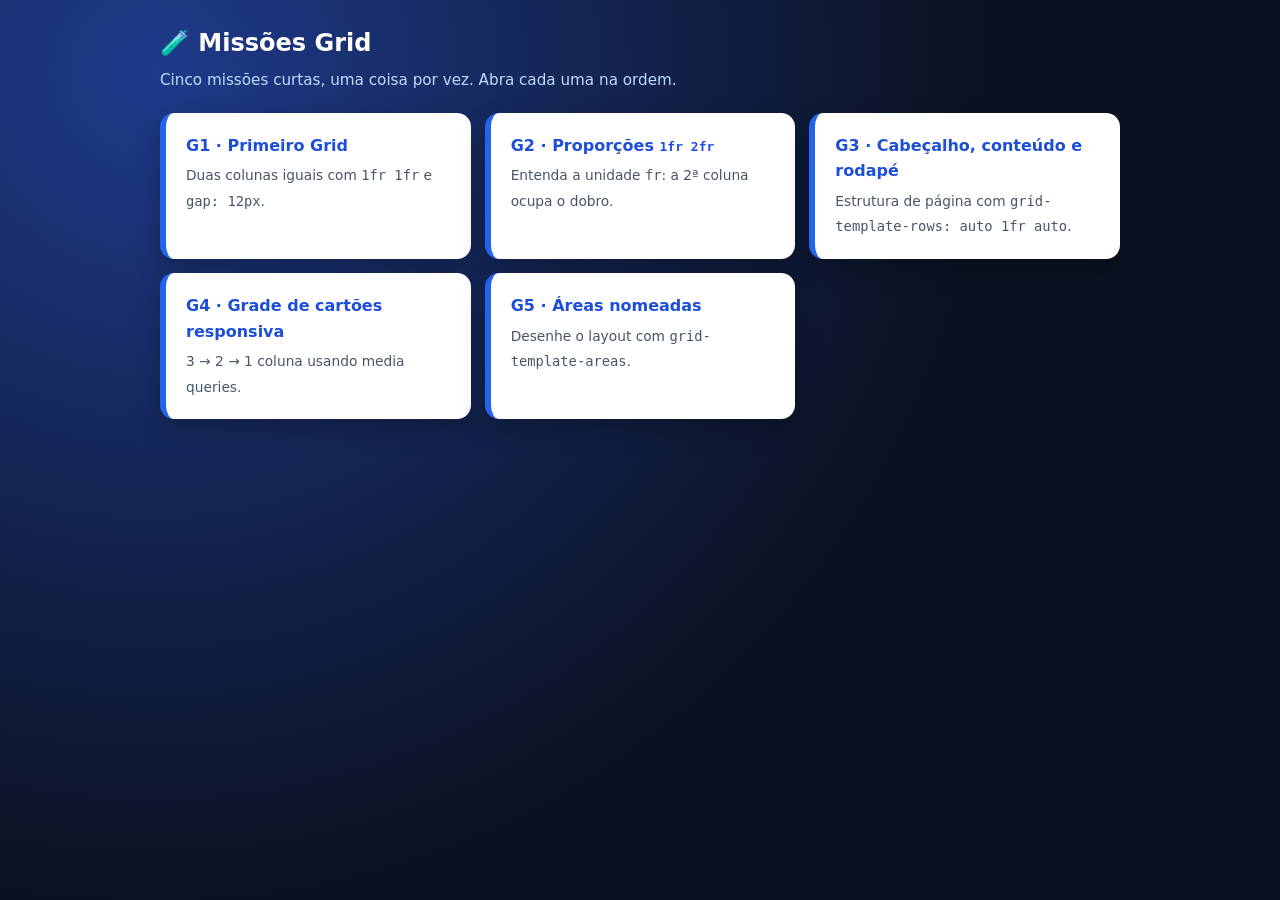
<file: missoes-grid/index.html>
<!DOCTYPE html>
<html lang="pt-BR">
<head>
  <meta charset="UTF-8">
  <meta name="viewport" content="width=device-width, initial-scale=1.0">
  <title>Missões Grid — Tema 08</title>
  <link rel="stylesheet" href="estilo.css">
  <style>
    .hub { max-width: 960px; margin: 0 auto; }
    .hub h1 { color: #fff; font-size: 1.5rem; margin-bottom: 6px; }
    .hub .sub { color: #bfdbfe; margin-bottom: 20px; font-size: .95rem; }
    .hub .lista { display: grid; grid-template-columns: repeat(auto-fit, minmax(240px, 1fr)); gap: 14px; }
    .hub .item {
      display: block;
      background: #fff;
      border-radius: 14px;
      padding: 20px;
      text-decoration: none;
      color: #0f172a;
      box-shadow: 0 10px 26px rgba(0,0,0,.24);
      border-left: 6px solid #2563eb;
      transition: transform .2s ease, box-shadow .2s ease;
    }
    .hub .item:hover { transform: translateY(-3px); box-shadow: 0 16px 32px rgba(0,0,0,.32); }
    .hub .item strong { display: block; color: #1d4ed8; margin-bottom: 4px; }
    .hub .item span { font-size: .86rem; color: #475569; }
  </style>
</head>
<body class="p-hub">
  <div class="hub">
    <h1>🧪 Missões Grid</h1>
    <p class="sub">Cinco missões curtas, uma coisa por vez. Abra cada uma na ordem.</p>

    <div class="lista">
      <a class="item" href="g1.html">
        <strong>G1 · Primeiro Grid</strong>
        <span>Duas colunas iguais com <code>1fr 1fr</code> e <code>gap: 12px</code>.</span>
      </a>
      <a class="item" href="g2.html">
        <strong>G2 · Proporções <code>1fr 2fr</code></strong>
        <span>Entenda a unidade <code>fr</code>: a 2ª coluna ocupa o dobro.</span>
      </a>
      <a class="item" href="g3.html">
        <strong>G3 · Cabeçalho, conteúdo e rodapé</strong>
        <span>Estrutura de página com <code>grid-template-rows: auto 1fr auto</code>.</span>
      </a>
      <a class="item" href="g4.html">
        <strong>G4 · Grade de cartões responsiva</strong>
        <span>3 → 2 → 1 coluna usando media queries.</span>
      </a>
      <a class="item" href="g5.html">
        <strong>G5 · Áreas nomeadas</strong>
        <span>Desenhe o layout com <code>grid-template-areas</code>.</span>
      </a>
    </div>
  </div>
</body>
</html>
</file>
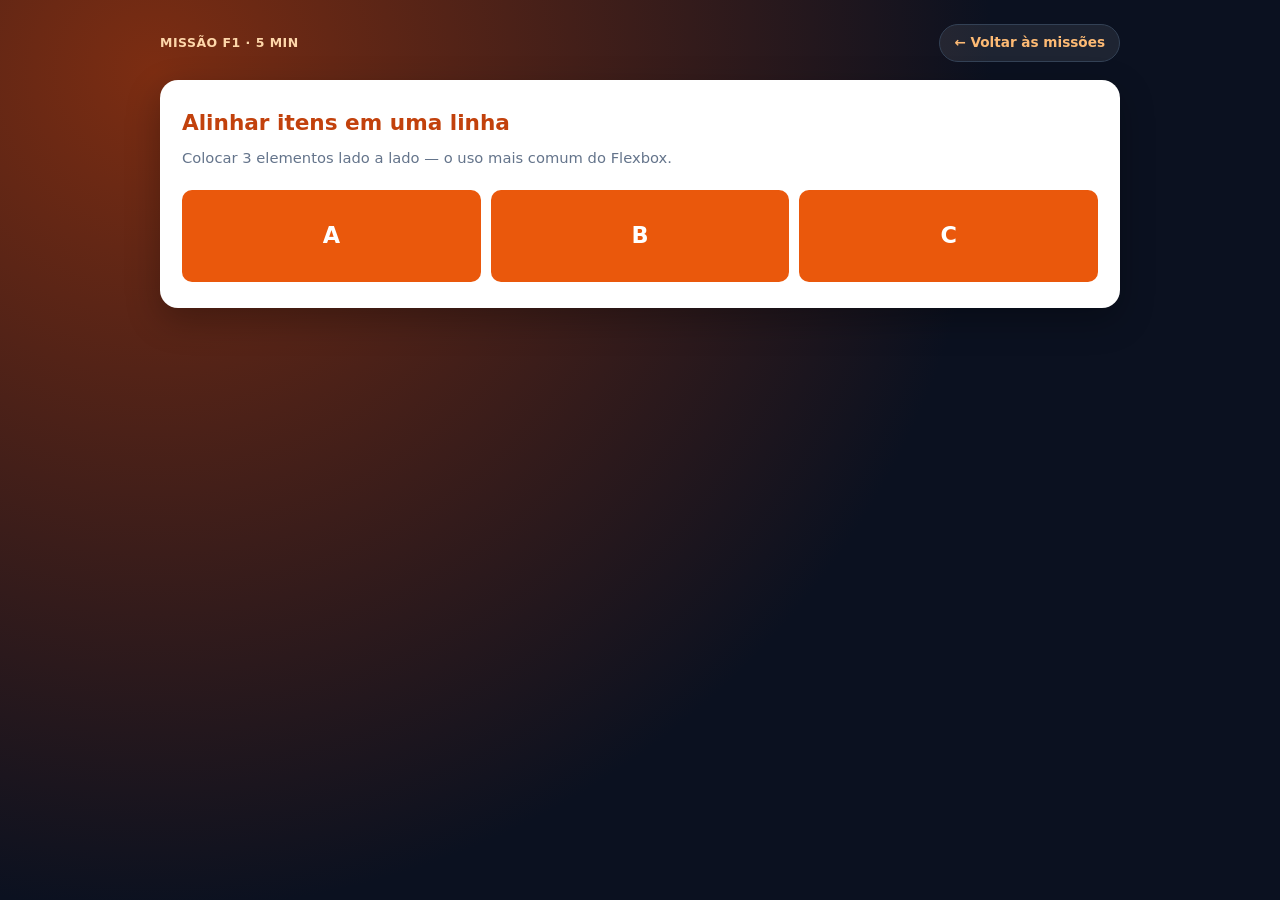
<file: missoes-flexbox/f1.html>
<!DOCTYPE html>
<html lang="pt-BR">
<head>
  <meta charset="UTF-8">
  <meta name="viewport" content="width=device-width, initial-scale=1.0">
  <title>F1 · Alinhar itens em uma linha</title>
  <link rel="stylesheet" href="estilo.css">
</head>
<body class="p-f1">
  <div class="topo-missao">
    <span class="etiqueta">Missão F1 · 5 min</span>
    <a href="index.html">← Voltar às missões</a>
  </div>

  <main class="conteudo-missao">
    <h1>Alinhar itens em uma linha</h1>
    <p class="objetivo">Colocar 3 elementos lado a lado — o uso mais comum do Flexbox.</p>

    <div class="linha">
      <div>A</div>
      <div>B</div>
      <div>C</div>
    </div>
  </main>
</body>
</html>
</file>
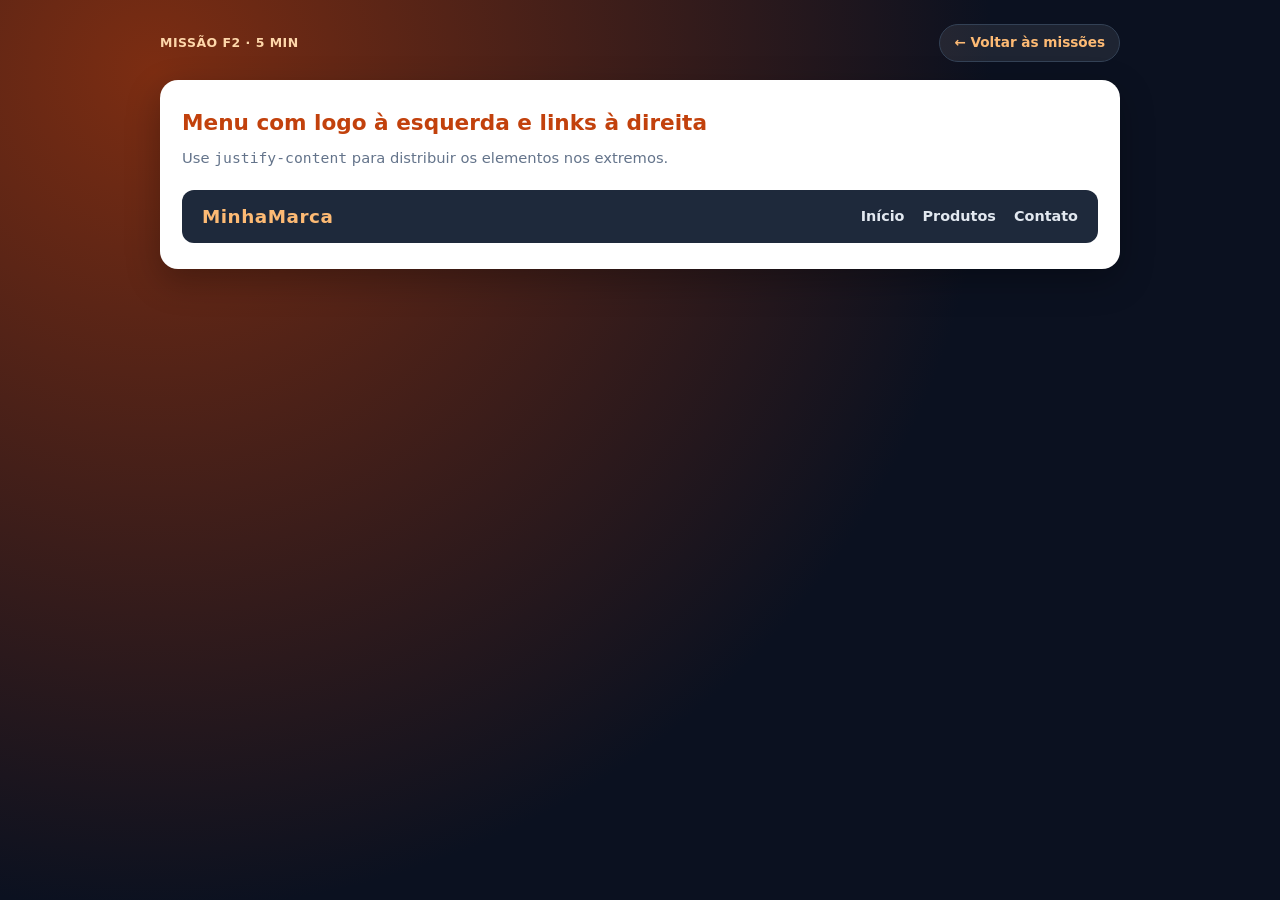
<file: missoes-flexbox/f2.html>
<!DOCTYPE html>
<html lang="pt-BR">
<head>
  <meta charset="UTF-8">
  <meta name="viewport" content="width=device-width, initial-scale=1.0">
  <title>F2 · Menu com logo à esquerda e links à direita</title>
  <link rel="stylesheet" href="estilo.css">
</head>
<body class="p-f2">
  <div class="topo-missao">
    <span class="etiqueta">Missão F2 · 5 min</span>
    <a href="index.html">← Voltar às missões</a>
  </div>

  <main class="conteudo-missao">
    <h1>Menu com logo à esquerda e links à direita</h1>
    <p class="objetivo">Use <code>justify-content</code> para distribuir os elementos nos extremos.</p>

    <header class="topo">
      <span class="logo">MinhaMarca</span>
      <nav class="links">
        <a href="#">Início</a>
        <a href="#">Produtos</a>
        <a href="#">Contato</a>
      </nav>
    </header>
  </main>
</body>
</html>
</file>
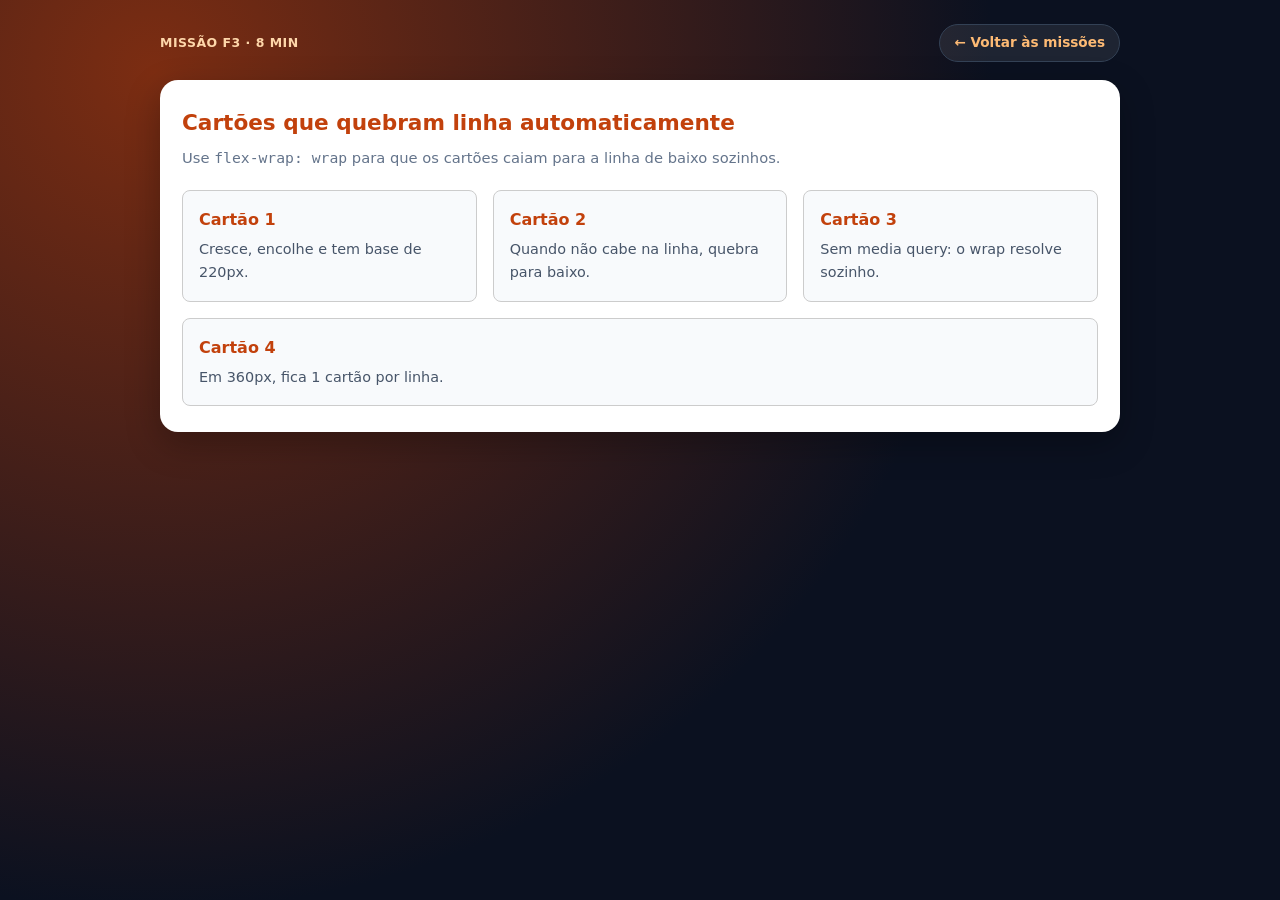
<file: missoes-flexbox/f3.html>
<!DOCTYPE html>
<html lang="pt-BR">
<head>
  <meta charset="UTF-8">
  <meta name="viewport" content="width=device-width, initial-scale=1.0">
  <title>F3 · Cartões que quebram linha automaticamente</title>
  <link rel="stylesheet" href="estilo.css">
</head>
<body class="p-f3">
  <div class="topo-missao">
    <span class="etiqueta">Missão F3 · 8 min</span>
    <a href="index.html">← Voltar às missões</a>
  </div>

  <main class="conteudo-missao">
    <h1>Cartões que quebram linha automaticamente</h1>
    <p class="objetivo">Use <code>flex-wrap: wrap</code> para que os cartões caiam para a linha de baixo sozinhos.</p>

    <div class="lista">
      <div class="cartao">
        <h2>Cartão 1</h2>
        <p>Cresce, encolhe e tem base de 220px.</p>
      </div>
      <div class="cartao">
        <h2>Cartão 2</h2>
        <p>Quando não cabe na linha, quebra para baixo.</p>
      </div>
      <div class="cartao">
        <h2>Cartão 3</h2>
        <p>Sem media query: o wrap resolve sozinho.</p>
      </div>
      <div class="cartao">
        <h2>Cartão 4</h2>
        <p>Em 360px, fica 1 cartão por linha.</p>
      </div>
    </div>
  </main>
</body>
</html>
</file>
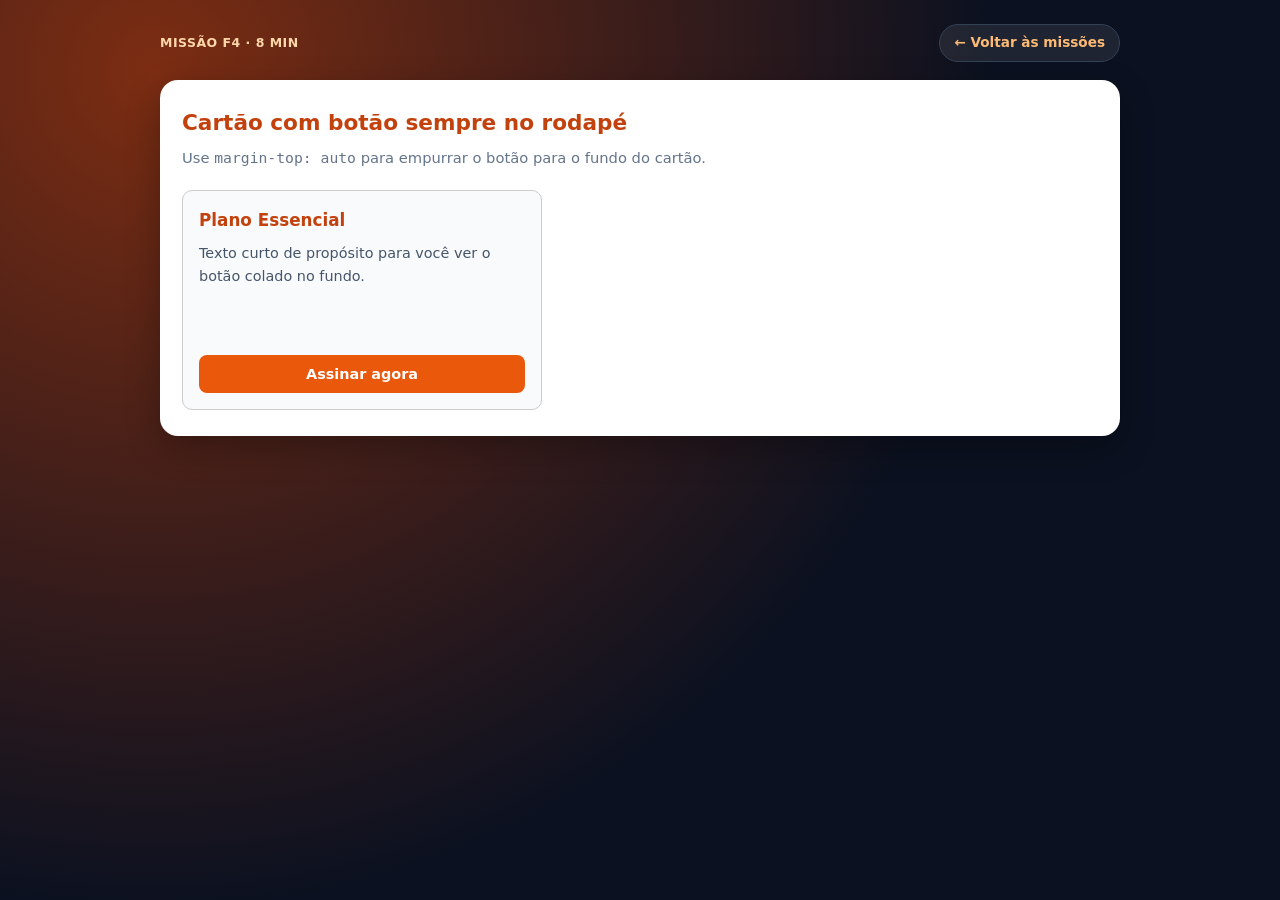
<file: missoes-flexbox/f4.html>
<!DOCTYPE html>
<html lang="pt-BR">
<head>
  <meta charset="UTF-8">
  <meta name="viewport" content="width=device-width, initial-scale=1.0">
  <title>F4 · Cartão com botão sempre no rodapé</title>
  <link rel="stylesheet" href="estilo.css">
</head>
<body class="p-f4">
  <div class="topo-missao">
    <span class="etiqueta">Missão F4 · 8 min</span>
    <a href="index.html">← Voltar às missões</a>
  </div>

  <main class="conteudo-missao">
    <h1>Cartão com botão sempre no rodapé</h1>
    <p class="objetivo">Use <code>margin-top: auto</code> para empurrar o botão para o fundo do cartão.</p>

    <div class="cartao">
      <h3>Plano Essencial</h3>
      <p>Texto curto de propósito para você ver o botão colado no fundo.</p>
      <button type="button">Assinar agora</button>
    </div>
  </main>
</body>
</html>
</file>
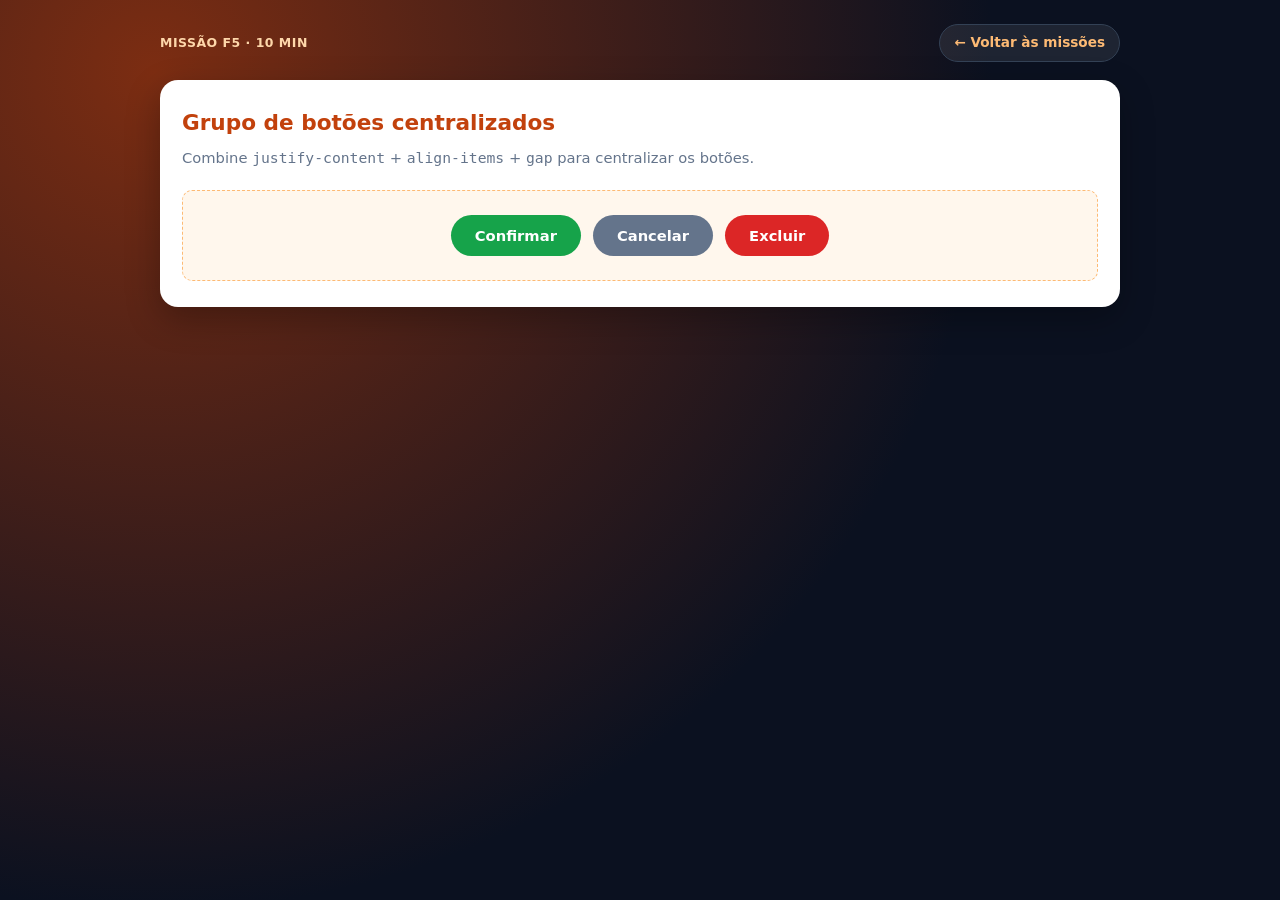
<file: missoes-flexbox/f5.html>
<!DOCTYPE html>
<html lang="pt-BR">
<head>
  <meta charset="UTF-8">
  <meta name="viewport" content="width=device-width, initial-scale=1.0">
  <title>F5 · Grupo de botões centralizados</title>
  <link rel="stylesheet" href="estilo.css">
</head>
<body class="p-f5">
  <div class="topo-missao">
    <span class="etiqueta">Missão F5 · 10 min</span>
    <a href="index.html">← Voltar às missões</a>
  </div>

  <main class="conteudo-missao">
    <h1>Grupo de botões centralizados</h1>
    <p class="objetivo">Combine <code>justify-content</code> + <code>align-items</code> + <code>gap</code> para centralizar os botões.</p>

    <div class="grupo">
      <button type="button" class="confirmar">Confirmar</button>
      <button type="button" class="cancelar">Cancelar</button>
      <button type="button" class="excluir">Excluir</button>
    </div>
  </main>
</body>
</html>
</file>
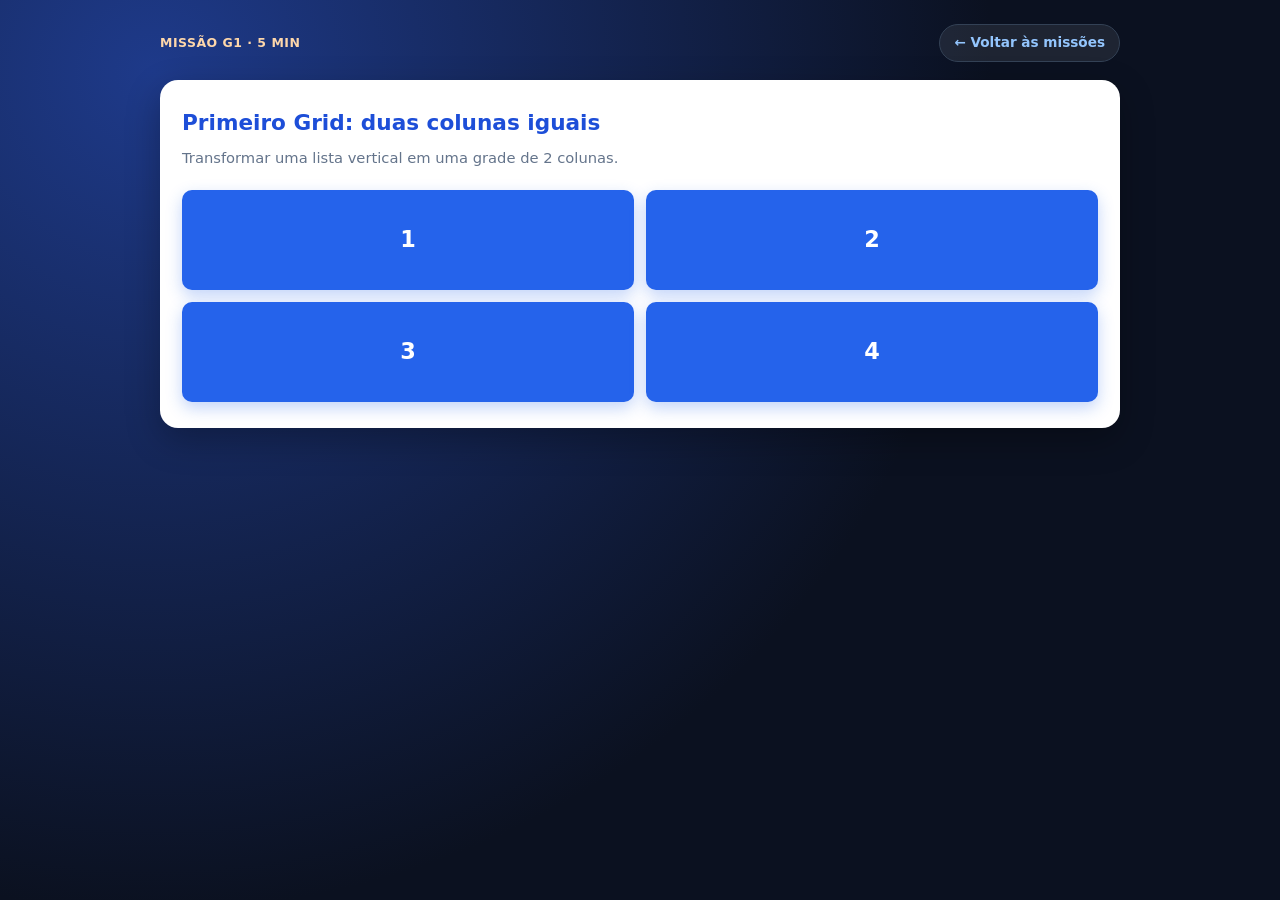
<file: missoes-grid/g1.html>
<!DOCTYPE html>
<html lang="pt-BR">
<head>
  <meta charset="UTF-8">
  <meta name="viewport" content="width=device-width, initial-scale=1.0">
  <title>G1 · Primeiro Grid — duas colunas iguais</title>
  <link rel="stylesheet" href="estilo.css">
</head>
<body class="p-g1">
  <div class="topo-missao">
    <span class="etiqueta">Missão G1 · 5 min</span>
    <a href="index.html">← Voltar às missões</a>
  </div>

  <main class="conteudo-missao">
    <h1>Primeiro Grid: duas colunas iguais</h1>
    <p class="objetivo">Transformar uma lista vertical em uma grade de 2 colunas.</p>

    <div class="grade">
      <div class="caixa">1</div>
      <div class="caixa">2</div>
      <div class="caixa">3</div>
      <div class="caixa">4</div>
    </div>
  </main>
</body>
</html>
</file>
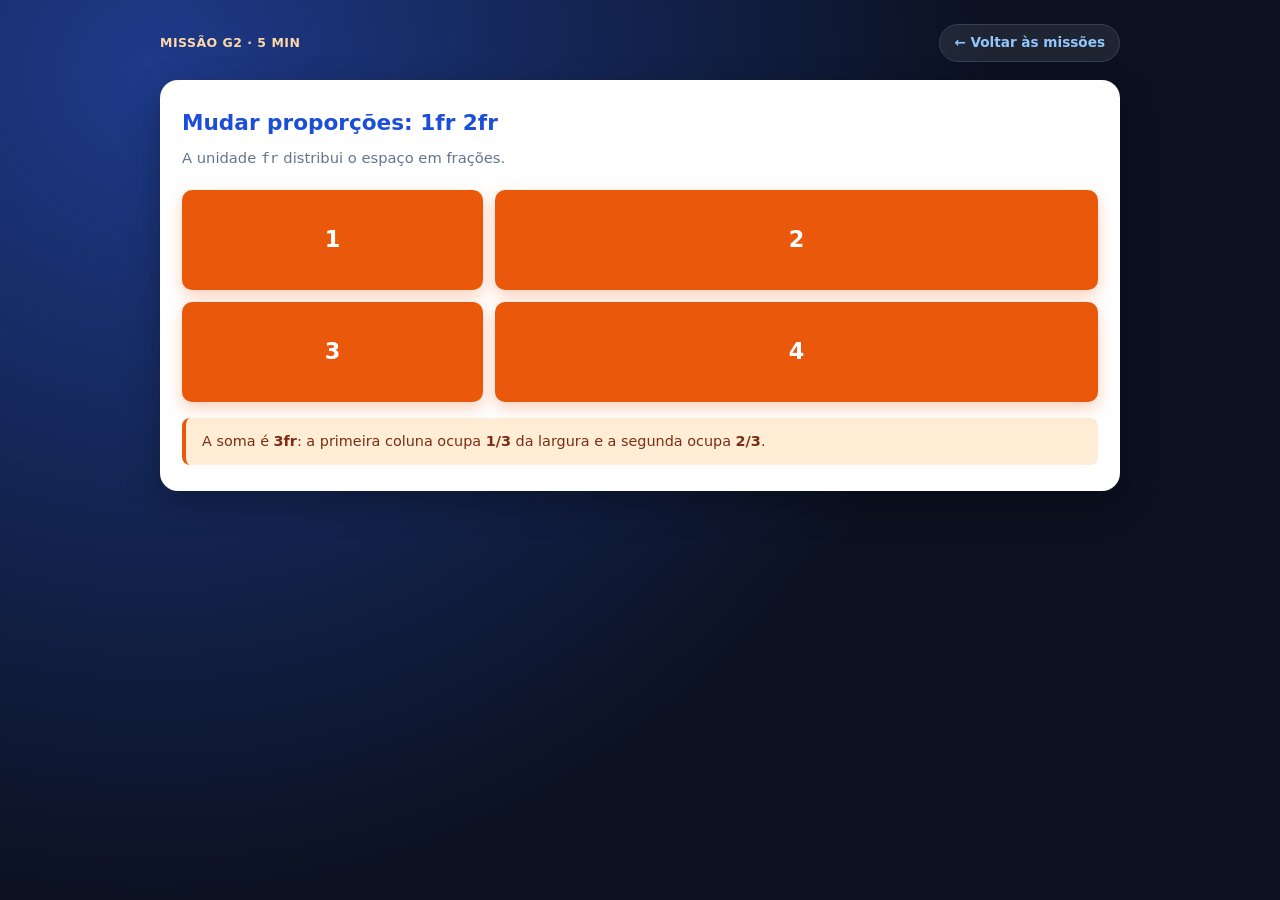
<file: missoes-grid/g2.html>
<!DOCTYPE html>
<html lang="pt-BR">
<head>
  <meta charset="UTF-8">
  <meta name="viewport" content="width=device-width, initial-scale=1.0">
  <title>G2 · Proporções 1fr 2fr</title>
  <link rel="stylesheet" href="estilo.css">
</head>
<body class="p-g2">
  <div class="topo-missao">
    <span class="etiqueta">Missão G2 · 5 min</span>
    <a href="index.html">← Voltar às missões</a>
  </div>

  <main class="conteudo-missao">
    <h1>Mudar proporções: 1fr 2fr</h1>
    <p class="objetivo">A unidade <code>fr</code> distribui o espaço em frações.</p>

    <div class="grade">
      <div class="caixa">1</div>
      <div class="caixa">2</div>
      <div class="caixa">3</div>
      <div class="caixa">4</div>
    </div>

    <p class="nota">
      A soma é <strong>3fr</strong>: a primeira coluna ocupa <strong>1/3</strong>
      da largura e a segunda ocupa <strong>2/3</strong>.
    </p>
  </main>
</body>
</html>
</file>
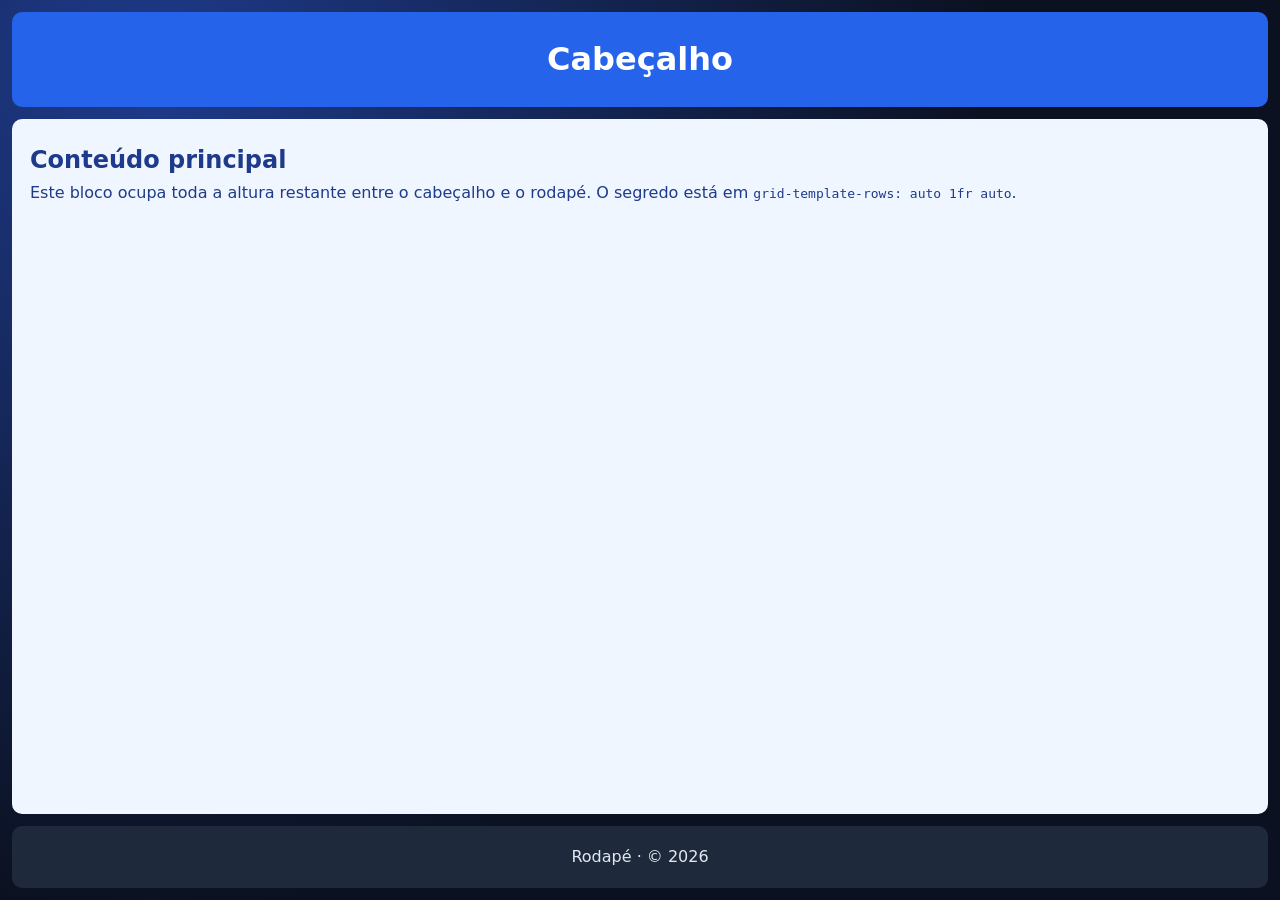
<file: missoes-grid/g3.html>
<!DOCTYPE html>
<html lang="pt-BR">
<head>
  <meta charset="UTF-8">
  <meta name="viewport" content="width=device-width, initial-scale=1.0">
  <title>G3 · Cabeçalho, conteúdo e rodapé</title>
  <link rel="stylesheet" href="estilo.css">
</head>
<body class="p-g3">
  <div class="pagina">
    <header>
      <h1>Cabeçalho</h1>
    </header>

    <main>
      <h2>Conteúdo principal</h2>
      <p>
        Este bloco ocupa toda a altura restante entre o cabeçalho e o rodapé.
        O segredo está em <code>grid-template-rows: auto 1fr auto</code>.
      </p>
    </main>

    <footer>
      <p>Rodapé · © 2026</p>
    </footer>
  </div>
</body>
</html>
</file>
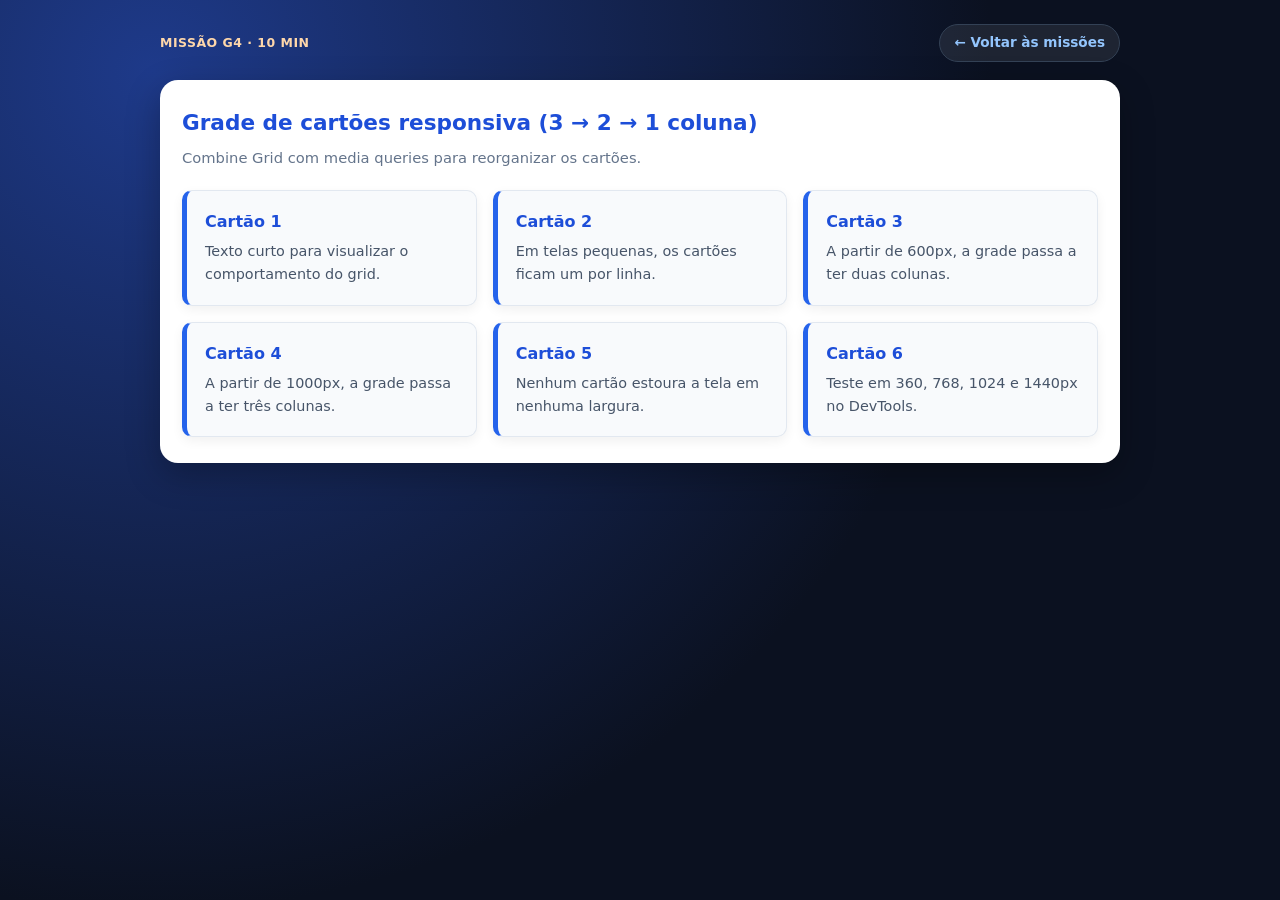
<file: missoes-grid/g4.html>
<!DOCTYPE html>
<html lang="pt-BR">
<head>
  <meta charset="UTF-8">
  <meta name="viewport" content="width=device-width, initial-scale=1.0">
  <title>G4 · Grade de cartões responsiva</title>
  <link rel="stylesheet" href="estilo.css">
</head>
<body class="p-g4">
  <div class="topo-missao">
    <span class="etiqueta">Missão G4 · 10 min</span>
    <a href="index.html">← Voltar às missões</a>
  </div>

  <main class="conteudo-missao">
    <h1>Grade de cartões responsiva (3 → 2 → 1 coluna)</h1>
    <p class="objetivo">Combine Grid com media queries para reorganizar os cartões.</p>

    <div class="grade">
      <article class="cartao">
        <h2>Cartão 1</h2>
        <p>Texto curto para visualizar o comportamento do grid.</p>
      </article>
      <article class="cartao">
        <h2>Cartão 2</h2>
        <p>Em telas pequenas, os cartões ficam um por linha.</p>
      </article>
      <article class="cartao">
        <h2>Cartão 3</h2>
        <p>A partir de 600px, a grade passa a ter duas colunas.</p>
      </article>
      <article class="cartao">
        <h2>Cartão 4</h2>
        <p>A partir de 1000px, a grade passa a ter três colunas.</p>
      </article>
      <article class="cartao">
        <h2>Cartão 5</h2>
        <p>Nenhum cartão estoura a tela em nenhuma largura.</p>
      </article>
      <article class="cartao">
        <h2>Cartão 6</h2>
        <p>Teste em 360, 768, 1024 e 1440px no DevTools.</p>
      </article>
    </div>
  </main>
</body>
</html>
</file>
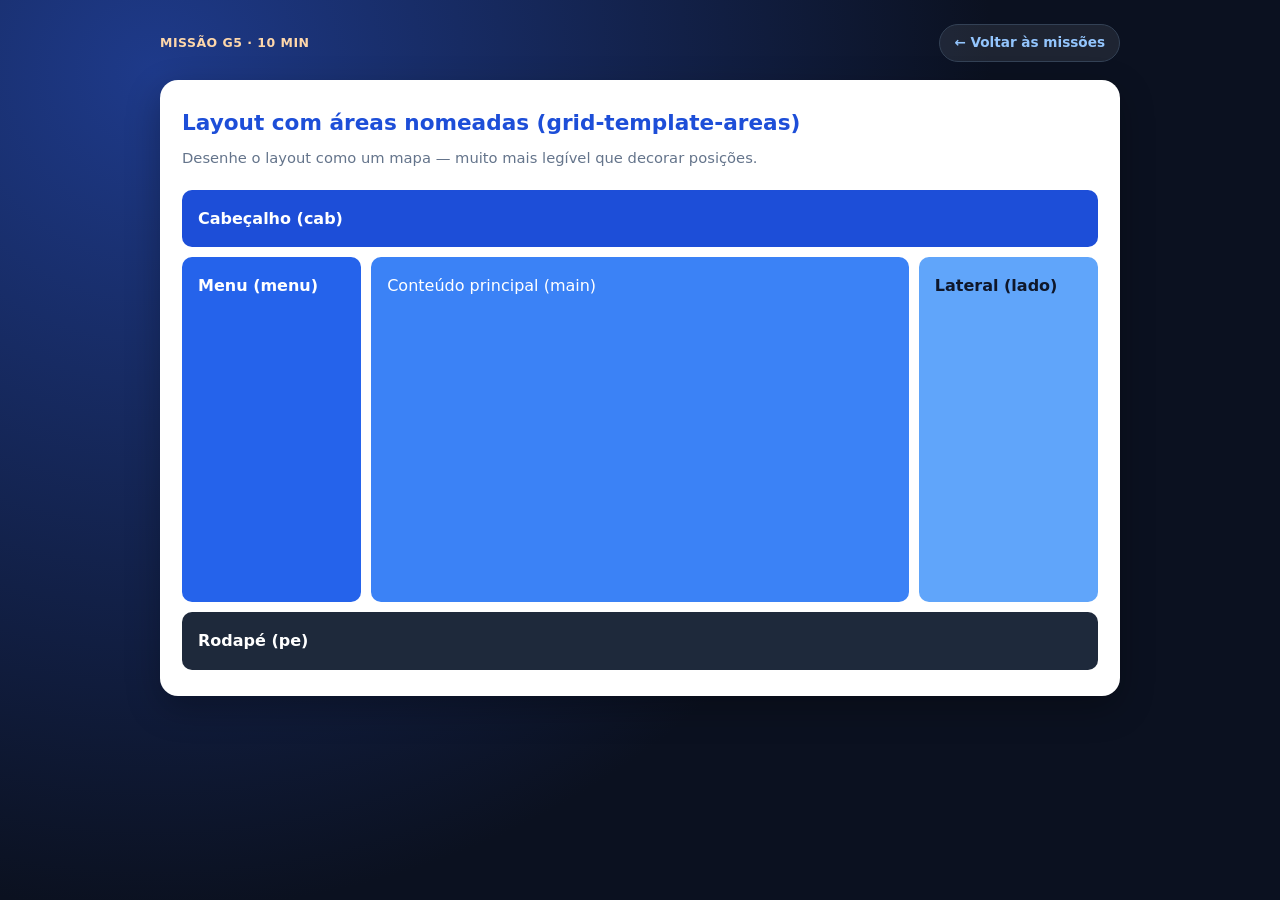
<file: missoes-grid/g5.html>
<!DOCTYPE html>
<html lang="pt-BR">
<head>
  <meta charset="UTF-8">
  <meta name="viewport" content="width=device-width, initial-scale=1.0">
  <title>G5 · Layout com áreas nomeadas</title>
  <link rel="stylesheet" href="estilo.css">
</head>
<body class="p-g5">
  <div class="topo-missao">
    <span class="etiqueta">Missão G5 · 10 min</span>
    <a href="index.html">← Voltar às missões</a>
  </div>

  <div class="conteudo-missao">
    <h1>Layout com áreas nomeadas (grid-template-areas)</h1>
    <p class="objetivo">Desenhe o layout como um mapa — muito mais legível que decorar posições.</p>

    <div class="pagina">
      <header class="cab">Cabeçalho (cab)</header>
      <nav class="menu">Menu (menu)</nav>
      <main class="main">Conteúdo principal (main)</main>
      <aside class="lado">Lateral (lado)</aside>
      <footer class="pe">Rodapé (pe)</footer>
    </div>
  </div>
</body>
</html>
</file>
<file: missoes-grid/estilo.css>
*,
*::before,
*::after {
  margin: 0;
  padding: 0;
  box-sizing: border-box;
}

body {
  font-family: 'Segoe UI', system-ui, -apple-system, sans-serif;
  background: radial-gradient(circle at 12% 8%, #1e3a8a 0%, #0b1120 60%);
  color: #0f172a;
  min-height: 100vh;
  line-height: 1.6;
  padding: 24px 14px 60px;
}

.topo-missao {
  max-width: 960px;
  margin: 0 auto 18px;
  display: flex;
  align-items: center;
  justify-content: space-between;
  gap: 12px;
  flex-wrap: wrap;
  color: #dbeafe;
}

.topo-missao a {
  color: #93c5fd;
  text-decoration: none;
  font-size: .85rem;
  font-weight: 700;
  background: rgba(255, 255, 255, .08);
  border: 1px solid #334155;
  padding: 7px 14px;
  border-radius: 30px;
  transition: all .2s ease;
}

.topo-missao a:hover {
  background: rgba(255, 255, 255, .18);
  color: #fff;
}

.topo-missao .etiqueta {
  font-size: .78rem;
  font-weight: 800;
  letter-spacing: .5px;
  text-transform: uppercase;
  color: #fed7aa;
}

.conteudo-missao {
  max-width: 960px;
  margin: 0 auto;
  background: #ffffff;
  border-radius: 18px;
  padding: 26px 22px;
  box-shadow: 0 12px 34px rgba(0, 0, 0, .28);
}

.conteudo-missao h1 {
  color: #1d4ed8;
  font-size: 1.35rem;
  margin-bottom: 6px;
}

.conteudo-missao .objetivo {
  color: #64748b;
  font-size: .92rem;
  margin-bottom: 20px;
}

/* ==========================================================
   G1 — duas colunas iguais
   ========================================================== */
.p-g1 .grade {
  display: grid;
  grid-template-columns: 1fr 1fr;
  gap: 12px;
}

.p-g1 .caixa {
  background: #2563eb;
  color: #fff;
  font-size: 1.4rem;
  font-weight: 800;
  text-align: center;
  padding: 32px 12px;
  border-radius: 10px;
  box-shadow: 0 6px 16px rgba(37, 99, 235, .28);
}

/* ==========================================================
   G2 — proporções 1fr 2fr
   ========================================================== */
.p-g2 .grade {
  display: grid;
  grid-template-columns: 1fr 2fr;
  gap: 12px;
}

.p-g2 .caixa {
  background: #ea580c;
  color: #fff;
  font-size: 1.4rem;
  font-weight: 800;
  text-align: center;
  padding: 32px 12px;
  border-radius: 10px;
  box-shadow: 0 6px 16px rgba(234, 88, 12, .28);
}

.p-g2 .nota {
  margin-top: 16px;
  background: #ffedd5;
  border-left: 4px solid #ea580c;
  color: #7c2d12;
  border-radius: 8px;
  padding: 12px 16px;
  font-size: .9rem;
}

/* ==========================================================
   G3 — cabeçalho, conteúdo e rodapé
   ========================================================== */
body.p-g3 {
  padding: 0;
}

.p-g3 .pagina {
  display: grid;
  grid-template-rows: auto 1fr auto;
  gap: 12px;
  min-height: 100vh;
  padding: 12px;
}

.p-g3 .pagina header {
  background: #2563eb;
  color: #fff;
  padding: 22px 18px;
  border-radius: 10px;
  text-align: center;
}

.p-g3 .pagina main {
  background: #eff6ff;
  color: #1e3a8a;
  padding: 22px 18px;
  border-radius: 10px;
}

.p-g3 .pagina footer {
  background: #1e293b;
  color: #e2e8f0;
  padding: 18px;
  border-radius: 10px;
  text-align: center;
}

/* ==========================================================
   G4 — grade de cartões responsiva
   ========================================================== */
.p-g4 .grade {
  display: grid;
  grid-template-columns: 1fr;
  gap: 16px;
}

.p-g4 .cartao {
  background: #f8fafc;
  border: 1px solid #e2e8f0;
  border-left: 5px solid #2563eb;
  border-radius: 10px;
  padding: 18px;
  box-shadow: 0 4px 12px rgba(0, 0, 0, .06);
}

.p-g4 .cartao h2 {
  font-size: 1rem;
  color: #1d4ed8;
  margin-bottom: 6px;
}

.p-g4 .cartao p {
  font-size: .9rem;
  color: #475569;
}

@media (min-width: 600px) {
  .p-g4 .grade {
    grid-template-columns: 1fr 1fr;
  }
}

@media (min-width: 1000px) {
  .p-g4 .grade {
    grid-template-columns: repeat(3, 1fr);
  }
}

/* ==========================================================
   G5 — layout com áreas nomeadas
   ========================================================== */
.p-g5 .pagina {
  display: grid;
  grid-template-columns: 1fr 3fr 1fr;
  grid-template-rows: auto 1fr auto;
  grid-template-areas:
    "cab cab cab"
    "menu main lado"
    "pe   pe   pe";
  gap: 10px;
  min-height: 480px;
}

.p-g5 .pagina > * {
  padding: 16px;
  border-radius: 10px;
  color: #fff;
  font-weight: 700;
}

.p-g5 .cab {
  grid-area: cab;
  background: #1d4ed8;
}

.p-g5 .menu {
  grid-area: menu;
  background: #2563eb;
}

.p-g5 .main {
  grid-area: main;
  background: #3b82f6;
  font-weight: 500;
}

.p-g5 .lado {
  grid-area: lado;
  background: #60a5fa;
  color: #0f172a;
}

.p-g5 .pe {
  grid-area: pe;
  background: #1e293b;
}
</file>
<file: missoes-flexbox/estilo.css>
*,
*::before,
*::after {
  margin: 0;
  padding: 0;
  box-sizing: border-box;
}

body {
  font-family: 'Segoe UI', system-ui, -apple-system, sans-serif;
  background: radial-gradient(circle at 12% 8%, #7c2d12 0%, #0b1120 60%);
  color: #0f172a;
  min-height: 100vh;
  line-height: 1.6;
  padding: 24px 14px 60px;
}

.topo-missao {
  max-width: 960px;
  margin: 0 auto 18px;
  display: flex;
  align-items: center;
  justify-content: space-between;
  gap: 12px;
  flex-wrap: wrap;
  color: #ffedd5;
}

.topo-missao a {
  color: #fdba74;
  text-decoration: none;
  font-size: .85rem;
  font-weight: 700;
  background: rgba(255, 255, 255, .08);
  border: 1px solid #334155;
  padding: 7px 14px;
  border-radius: 30px;
  transition: all .2s ease;
}

.topo-missao a:hover {
  background: rgba(255, 255, 255, .18);
  color: #fff;
}

.topo-missao .etiqueta {
  font-size: .78rem;
  font-weight: 800;
  letter-spacing: .5px;
  text-transform: uppercase;
  color: #fed7aa;
}

.conteudo-missao {
  max-width: 960px;
  margin: 0 auto;
  background: #ffffff;
  border-radius: 18px;
  padding: 26px 22px;
  box-shadow: 0 12px 34px rgba(0, 0, 0, .28);
}

.conteudo-missao h1 {
  color: #c2410c;
  font-size: 1.35rem;
  margin-bottom: 6px;
}

.conteudo-missao .objetivo {
  color: #64748b;
  font-size: .92rem;
  margin-bottom: 20px;
}

/* ==========================================================
   F1 — alinhar itens em uma linha
   ========================================================== */
.p-f1 .linha {
  display: flex;
  gap: 10px;
}

.p-f1 .linha > div {
  flex: 1;
  background: #ea580c;
  color: #fff;
  font-size: 1.4rem;
  font-weight: 800;
  text-align: center;
  padding: 28px 12px;
  border-radius: 10px;
}

/* ==========================================================
   F2 — menu com logo à esquerda e links à direita
   ========================================================== */
.p-f2 .topo {
  display: flex;
  align-items: center;
  justify-content: space-between;
  padding: 12px 20px;
  background: #1e293b;
  color: #f8fafc;
  border-radius: 12px;
}

.p-f2 .topo .logo {
  font-size: 1.15rem;
  font-weight: 800;
  color: #fdba74;
  letter-spacing: .5px;
}

.p-f2 .topo .links {
  display: flex;
  gap: 18px;
}

.p-f2 .topo .links a {
  color: #e2e8f0;
  text-decoration: none;
  font-size: .9rem;
  font-weight: 600;
  transition: color .2s ease;
}

.p-f2 .topo .links a:hover {
  color: #fdba74;
}

@media (max-width: 520px) {
  .p-f2 .topo {
    flex-direction: column;
    align-items: flex-start;
    gap: 10px;
  }
}

/* ==========================================================
   F3 — cartões que quebram linha automaticamente
   ========================================================== */
.p-f3 .lista {
  display: flex;
  flex-wrap: wrap;
  gap: 16px;
}

.p-f3 .cartao {
  flex: 1 1 220px;
  padding: 16px;
  border: 1px solid #ccc;
  border-radius: 8px;
  background: #f8fafc;
}

.p-f3 .cartao h2 {
  font-size: 1rem;
  color: #c2410c;
  margin-bottom: 6px;
}

.p-f3 .cartao p {
  font-size: .9rem;
  color: #475569;
}

/* ==========================================================
   F4 — cartão com botão sempre no rodapé
   ========================================================== */
.p-f4 .cartao {
  display: flex;
  flex-direction: column;
  min-height: 220px;
  max-width: 360px;
  padding: 16px;
  border: 1px solid #ccc;
  border-radius: 10px;
  background: #f8fafc;
}

.p-f4 .cartao h3 {
  font-size: 1.05rem;
  color: #c2410c;
  margin-bottom: 8px;
}

.p-f4 .cartao p {
  font-size: .9rem;
  color: #475569;
}

.p-f4 .cartao button {
  margin-top: auto;
  background: #ea580c;
  color: #fff;
  border: none;
  padding: 11px 18px;
  border-radius: 8px;
  font-family: inherit;
  font-size: .9rem;
  font-weight: 700;
  cursor: pointer;
  transition: background .2s ease;
}

.p-f4 .cartao button:hover {
  background: #c2410c;
}

/* ==========================================================
   F5 — grupo de botões centralizados
   ========================================================== */
.p-f5 .grupo {
  display: flex;
  justify-content: center;
  align-items: center;
  gap: 12px;
  flex-wrap: wrap;
  padding: 24px;
  background: #fff7ed;
  border: 1px dashed #fdba74;
  border-radius: 10px;
}

.p-f5 .grupo button {
  border: none;
  padding: 12px 24px;
  border-radius: 30px;
  font-family: inherit;
  font-size: .92rem;
  font-weight: 700;
  color: #fff;
  cursor: pointer;
  transition: transform .2s ease, filter .2s ease;
}

.p-f5 .grupo button:hover {
  transform: translateY(-2px);
  filter: brightness(1.08);
}

.p-f5 .grupo .confirmar {
  background: #16a34a;
}

.p-f5 .grupo .cancelar {
  background: #64748b;
}

.p-f5 .grupo .excluir {
  background: #dc2626;
}
</file>
